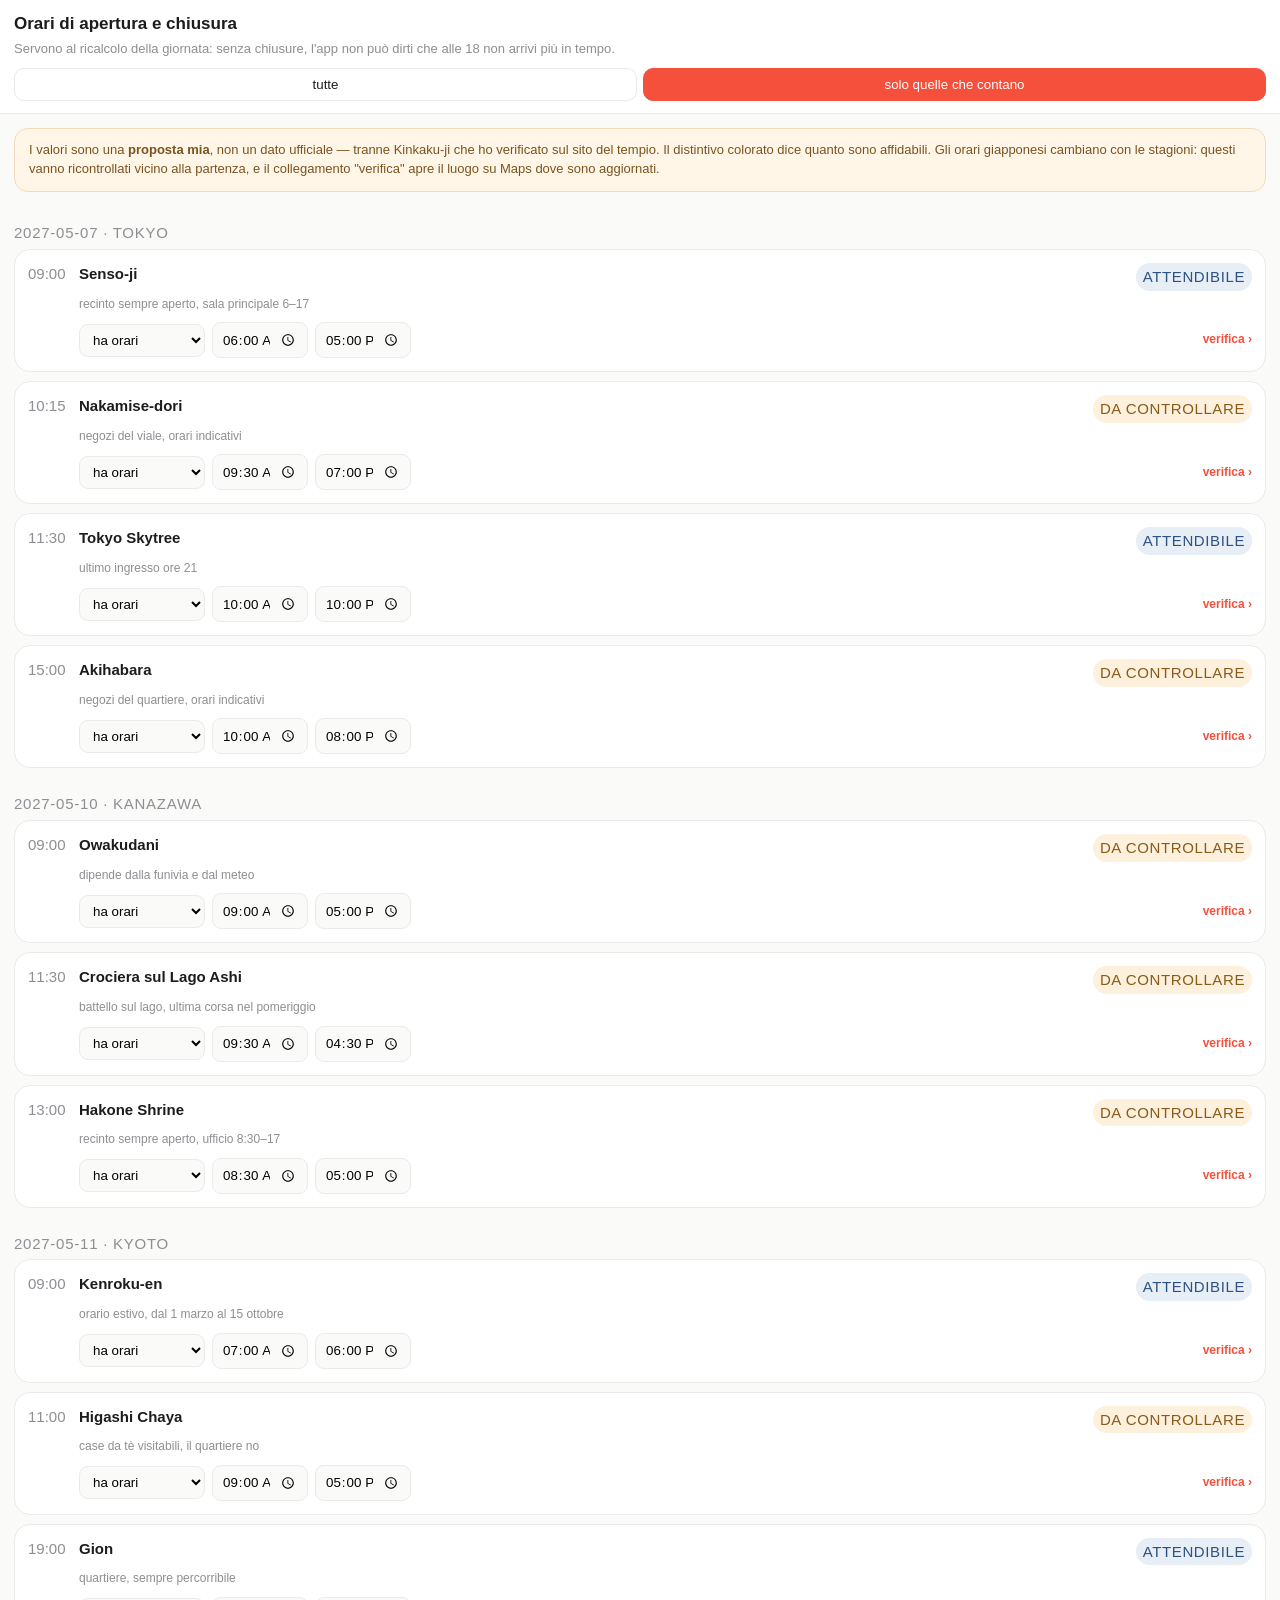
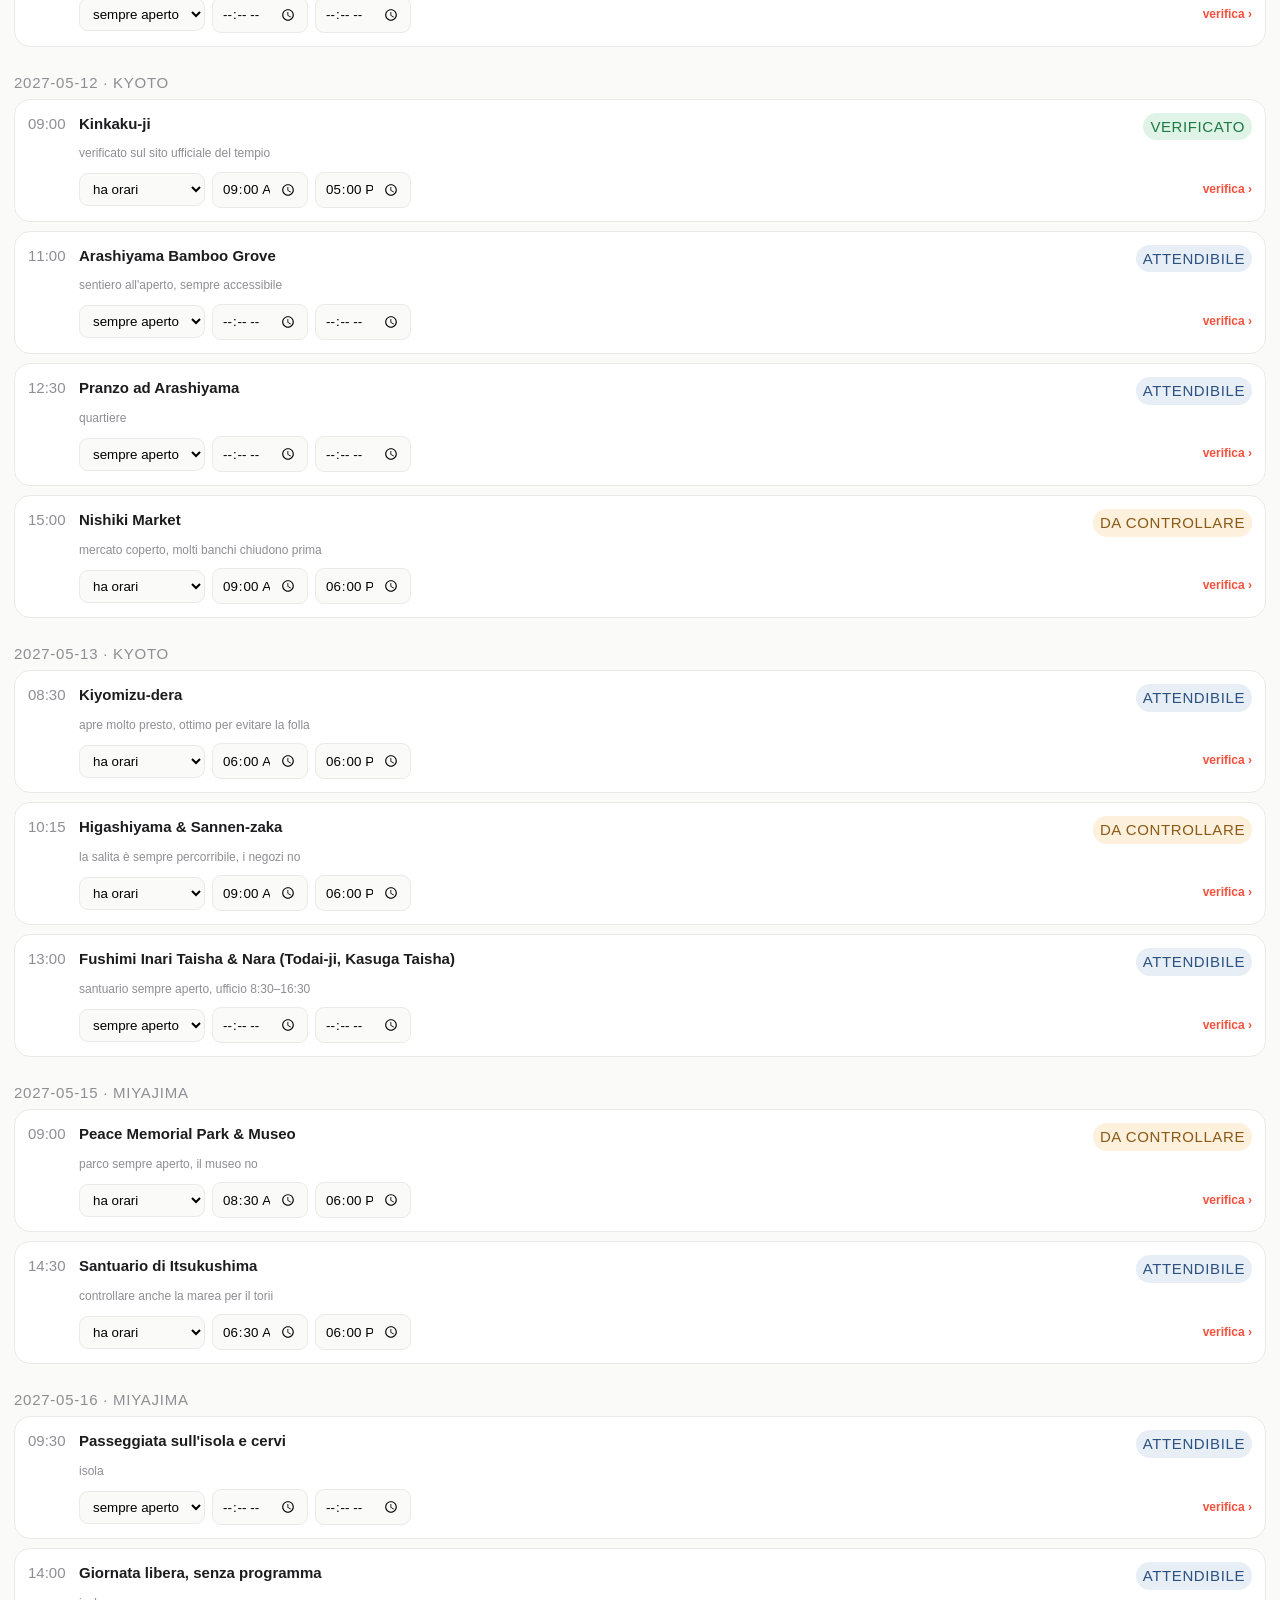
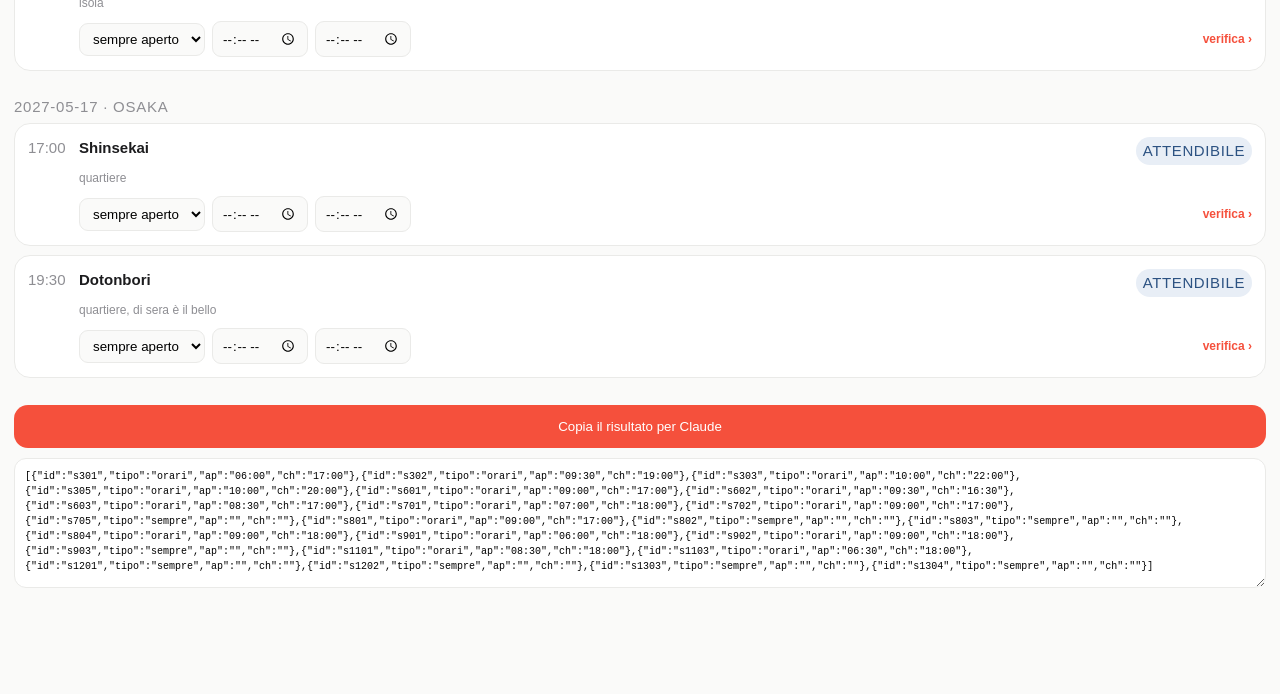
<file: orari.html>
<!doctype html>
<html lang="it">
<head>
<meta charset="utf-8">
<meta name="viewport" content="width=device-width, initial-scale=1, viewport-fit=cover">
<title>Orari delle tappe</title>
<style>
  *{box-sizing:border-box;margin:0;padding:0;-webkit-tap-highlight-color:transparent}
  body{font:400 15px/1.45 -apple-system,BlinkMacSystemFont,"SF Pro Text",sans-serif;
       background:#FAFAF9;color:#1C1C1E;padding-bottom:60px}
  header{padding:calc(env(safe-area-inset-top) + 12px) 14px 12px;background:#fff;
         border-bottom:1px solid #EAEAE8;position:sticky;top:0;z-index:10}
  h1{font-size:17px;font-weight:600}
  p.sub{font-size:13px;color:#8E8E93;margin-top:3px}
  .filtri{display:flex;gap:6px;margin-top:10px}
  .filtri button{flex:1;padding:8px;border:1px solid #EAEAE8;background:#fff;border-radius:10px;
                 font:600 12px inherit;font-family:inherit;color:#1C1C1E}
  .filtri button.on{background:#F5503C;border-color:#F5503C;color:#fff}
  .giorno{padding:16px 14px 5px;font:600 13px inherit;color:#8E8E93;
          text-transform:uppercase;letter-spacing:.05em}
  .t{background:#fff;border:1px solid #EAEAE8;border-radius:16px;margin:0 14px 9px;padding:13px}
  .t.nd{opacity:.5}
  .cap{display:flex;align-items:flex-start;gap:9px}
  .cap .ora{flex:none;font:600 13px inherit;color:#8E8E93;width:42px;font-variant-numeric:tabular-nums}
  .cap .tit{flex:1;min-width:0;font-size:15px;font-weight:600}
  .badge{flex:none;font:700 9px inherit;padding:3px 7px;border-radius:99px;letter-spacing:.04em}
  .b-ok{background:#DFF3E6;color:#1E7A45}
  .b-alta{background:#E8EEF6;color:#2C5282}
  .b-media{background:#FDF0DC;color:#8A5A18}
  .nota{font-size:12px;color:#8E8E93;margin-top:5px;padding-left:51px}
  .riga2{display:flex;align-items:center;gap:7px;margin-top:9px;padding-left:51px;flex-wrap:wrap}
  .riga2 select,.riga2 input{padding:7px 9px;border:1px solid #EAEAE8;border-radius:9px;
                             font:13px inherit;font-family:inherit;background:#FAFAF9}
  .riga2 input[type=time]{width:96px}
  .riga2 a{font-size:12px;color:#F5503C;text-decoration:none;font-weight:600;margin-left:auto}
  .azioni{padding:18px 14px 40px}
  .azioni button{width:100%;padding:14px;border:none;border-radius:14px;background:#F5503C;
                 color:#fff;font:600 15px inherit;font-family:inherit}
  textarea{width:100%;height:130px;margin-top:10px;padding:10px;border:1px solid #EAEAE8;
           border-radius:12px;font:10px/1.5 'SF Mono',Menlo,monospace;background:#fff}
  .avviso{margin:14px;padding:12px 14px;background:#FFF6E8;border:1px solid #F0DCBC;
          border-radius:14px;font-size:13px;color:#7A5320}
</style>
</head>
<body>

<header>
  <h1>Orari di apertura e chiusura</h1>
  <p class="sub">Servono al ricalcolo della giornata: senza chiusure, l'app non può
     dirti che alle 18 non arrivi più in tempo.</p>
  <div class="filtri">
    <button id="f-tutte">tutte</button>
    <button id="f-utili" class="on">solo quelle che contano</button>
  </div>
</header>

<div class="avviso">
  I valori sono una <b>proposta mia</b>, non un dato ufficiale — tranne Kinkaku-ji che ho
  verificato sul sito del tempio. Il distintivo colorato dice quanto sono affidabili.
  Gli orari giapponesi cambiano con le stagioni: questi vanno ricontrollati vicino
  alla partenza, e il collegamento "verifica" apre il luogo su Maps dove sono aggiornati.
</div>

<div id="lista"></div>

<div class="azioni">
  <button id="copia">Copia il risultato per Claude</button>
  <textarea id="out" readonly></textarea>
</div>

<script>
var T = [{"id": "s101", "day": "d1", "data": "2027-05-05", "citta": "Roma → Tokyo", "time": "14:55", "title": "Volo AZ0792 Roma → Tokyo", "cat": "transfer", "q": "Aeroporto di Roma Fiumicino", "tipo": "nd", "ap": "", "ch": "", "cf": "", "nota": ""}, {"id": "s201", "day": "d2", "data": "2027-05-06", "citta": "Tokyo", "time": "10:25", "title": "Atterraggio a Tokyo Haneda", "cat": "transfer", "q": "Tokyo Haneda Airport", "tipo": "nd", "ap": "", "ch": "", "cf": "", "nota": ""}, {"id": "s202", "day": "d2", "data": "2027-05-06", "citta": "Tokyo", "time": "11:30", "title": "Trasferimento in hotel (mezzi pubblici)", "cat": "transfer", "q": "Ikebukuro Station, Tokyo", "tipo": "nd", "ap": "", "ch": "", "cf": "", "nota": ""}, {"id": "s203", "day": "d2", "data": "2027-05-06", "citta": "Tokyo", "time": "14:00", "title": "Check-in Sunshine City Prince Hotel", "cat": "hotel", "q": "Sunshine City Prince Hotel, Ikebukuro, Tokyo", "tipo": "nd", "ap": "", "ch": "", "cf": "", "nota": ""}, {"id": "s204", "day": "d2", "data": "2027-05-06", "citta": "Tokyo", "time": "18:30", "title": "Passeggiata serale leggera", "cat": "experience", "q": "Ikebukuro, Tokyo", "tipo": "nd", "ap": "", "ch": "", "cf": "", "nota": ""}, {"id": "s301", "day": "d3", "data": "2027-05-07", "citta": "Tokyo", "time": "09:00", "title": "Senso-ji", "cat": "temple", "q": "Senso-ji, Asakusa, Tokyo", "tipo": "orari", "ap": "06:00", "ch": "17:00", "cf": "alta", "nota": "recinto sempre aperto, sala principale 6–17"}, {"id": "s302", "day": "d3", "data": "2027-05-07", "citta": "Tokyo", "time": "10:15", "title": "Nakamise-dori", "cat": "shopping", "q": "Nakamise-dori, Asakusa, Tokyo", "tipo": "orari", "ap": "09:30", "ch": "19:00", "cf": "media", "nota": "negozi del viale, orari indicativi"}, {"id": "s303", "day": "d3", "data": "2027-05-07", "citta": "Tokyo", "time": "11:30", "title": "Tokyo Skytree", "cat": "view", "q": "Tokyo Skytree, Tokyo", "tipo": "orari", "ap": "10:00", "ch": "22:00", "cf": "alta", "nota": "ultimo ingresso ore 21"}, {"id": "s304", "day": "d3", "data": "2027-05-07", "citta": "Tokyo", "time": "13:30", "title": "Pranzo con la guida", "cat": "food", "q": "Tokyo", "tipo": "nd", "ap": "", "ch": "", "cf": "", "nota": ""}, {"id": "s305", "day": "d3", "data": "2027-05-07", "citta": "Tokyo", "time": "15:00", "title": "Akihabara", "cat": "shopping", "q": "Akihabara, Tokyo", "tipo": "orari", "ap": "10:00", "ch": "20:00", "cf": "media", "nota": "negozi del quartiere, orari indicativi"}, {"id": "s401", "day": "d4", "data": "2027-05-08", "citta": "Tokyo", "time": "10:00", "title": "Esperienza di guida JDM (stile Fast & Furious)", "cat": "experience", "q": "Tokyo", "tipo": "nd", "ap": "", "ch": "", "cf": "", "nota": ""}, {"id": "s402", "day": "d4", "data": "2027-05-08", "citta": "Tokyo", "time": "16:00", "title": "Resto della giornata libero", "cat": "experience", "q": "Tokyo", "tipo": "nd", "ap": "", "ch": "", "cf": "", "nota": ""}, {"id": "s501", "day": "d5", "data": "2027-05-09", "citta": "Hakone", "time": "09:00", "title": "Walking Tour \\", "cat": "experience", "q": "Tokyo", "tipo": "nd", "ap": "", "ch": "", "cf": "", "nota": ""}, {"id": "s502", "day": "d5", "data": "2027-05-09", "citta": "Hakone", "time": "12:30", "title": "Spedizione bagagli Tokyo → Kyoto", "cat": "transfer", "q": "Tokyo", "tipo": "nd", "ap": "", "ch": "", "cf": "", "nota": ""}, {"id": "s503", "day": "d5", "data": "2027-05-09", "citta": "Hakone", "time": "14:00", "title": "Trasferimento a Hakone (Romance Car)", "cat": "transfer", "q": "Hakone-Yumoto Station", "tipo": "nd", "ap": "", "ch": "", "cf": "", "nota": ""}, {"id": "s504", "day": "d5", "data": "2027-05-09", "citta": "Hakone", "time": "16:30", "title": "Check-in Aura Tachibana", "cat": "hotel", "q": "Aura Tachibana, Hakone", "tipo": "nd", "ap": "", "ch": "", "cf": "", "nota": ""}, {"id": "s505", "day": "d5", "data": "2027-05-09", "citta": "Hakone", "time": "18:00", "title": "Cena kaiseki", "cat": "food", "q": "Hakone", "tipo": "nd", "ap": "", "ch": "", "cf": "", "nota": ""}, {"id": "s601", "day": "d6", "data": "2027-05-10", "citta": "Kanazawa", "time": "09:00", "title": "Owakudani", "cat": "nature", "q": "Owakudani, Hakone", "tipo": "orari", "ap": "09:00", "ch": "17:00", "cf": "media", "nota": "dipende dalla funivia e dal meteo"}, {"id": "s602", "day": "d6", "data": "2027-05-10", "citta": "Kanazawa", "time": "11:30", "title": "Crociera sul Lago Ashi", "cat": "view", "q": "Lake Ashi, Hakone", "tipo": "orari", "ap": "09:30", "ch": "16:30", "cf": "media", "nota": "battello sul lago, ultima corsa nel pomeriggio"}, {"id": "s603", "day": "d6", "data": "2027-05-10", "citta": "Kanazawa", "time": "13:00", "title": "Hakone Shrine", "cat": "temple", "q": "Hakone Shrine, Hakone", "tipo": "orari", "ap": "08:30", "ch": "17:00", "cf": "media", "nota": "recinto sempre aperto, ufficio 8:30–17"}, {"id": "s604", "day": "d6", "data": "2027-05-10", "citta": "Kanazawa", "time": "15:00", "title": "Trasferimento a Kanazawa (JR)", "cat": "transfer", "q": "Kanazawa Station", "tipo": "nd", "ap": "", "ch": "", "cf": "", "nota": ""}, {"id": "s605", "day": "d6", "data": "2027-05-10", "citta": "Kanazawa", "time": "18:30", "title": "Check-in Holiday Inn ANA Kanazawa Sky", "cat": "hotel", "q": "Holiday Inn ANA Kanazawa Sky", "tipo": "nd", "ap": "", "ch": "", "cf": "", "nota": ""}, {"id": "s701", "day": "d7", "data": "2027-05-11", "citta": "Kyoto", "time": "09:00", "title": "Kenroku-en", "cat": "nature", "q": "Kenrokuen, Kanazawa", "tipo": "orari", "ap": "07:00", "ch": "18:00", "cf": "alta", "nota": "orario estivo, dal 1 marzo al 15 ottobre"}, {"id": "s702", "day": "d7", "data": "2027-05-11", "citta": "Kyoto", "time": "11:00", "title": "Higashi Chaya", "cat": "experience", "q": "Higashi Chaya District, Kanazawa", "tipo": "orari", "ap": "09:00", "ch": "17:00", "cf": "media", "nota": "case da tè visitabili, il quartiere no"}, {"id": "s703", "day": "d7", "data": "2027-05-11", "citta": "Kyoto", "time": "13:30", "title": "Trasferimento a Kyoto (JR)", "cat": "transfer", "q": "Kyoto Station", "tipo": "nd", "ap": "", "ch": "", "cf": "", "nota": ""}, {"id": "s704", "day": "d7", "data": "2027-05-11", "citta": "Kyoto", "time": "16:30", "title": "Check-in Oriental Hotel Kyoto Rokujo", "cat": "hotel", "q": "Oriental Hotel Kyoto Rokujo", "tipo": "nd", "ap": "", "ch": "", "cf": "", "nota": ""}, {"id": "s705", "day": "d7", "data": "2027-05-11", "citta": "Kyoto", "time": "19:00", "title": "Gion", "cat": "experience", "q": "Gion, Kyoto", "tipo": "sempre", "ap": "", "ch": "", "cf": "alta", "nota": "quartiere, sempre percorribile"}, {"id": "s801", "day": "d8", "data": "2027-05-12", "citta": "Kyoto", "time": "09:00", "title": "Kinkaku-ji", "cat": "temple", "q": "Kinkaku-ji, Kyoto", "tipo": "orari", "ap": "09:00", "ch": "17:00", "cf": "ok", "nota": "verificato sul sito ufficiale del tempio"}, {"id": "s802", "day": "d8", "data": "2027-05-12", "citta": "Kyoto", "time": "11:00", "title": "Arashiyama Bamboo Grove", "cat": "nature", "q": "Arashiyama Bamboo Grove, Kyoto", "tipo": "sempre", "ap": "", "ch": "", "cf": "alta", "nota": "sentiero all'aperto, sempre accessibile"}, {"id": "s803", "day": "d8", "data": "2027-05-12", "citta": "Kyoto", "time": "12:30", "title": "Pranzo ad Arashiyama", "cat": "food", "q": "Arashiyama, Kyoto", "tipo": "sempre", "ap": "", "ch": "", "cf": "alta", "nota": "quartiere"}, {"id": "s804", "day": "d8", "data": "2027-05-12", "citta": "Kyoto", "time": "15:00", "title": "Nishiki Market", "cat": "food", "q": "Nishiki Market, Kyoto", "tipo": "orari", "ap": "09:00", "ch": "18:00", "cf": "media", "nota": "mercato coperto, molti banchi chiudono prima"}, {"id": "s900", "day": "d9", "data": "2027-05-13", "citta": "Kyoto", "time": "08:00", "title": "Attivazione Kansai-Hiroshima Area Pass", "cat": "transfer", "q": "Kyoto Station", "tipo": "nd", "ap": "", "ch": "", "cf": "", "nota": ""}, {"id": "s901", "day": "d9", "data": "2027-05-13", "citta": "Kyoto", "time": "08:30", "title": "Kiyomizu-dera", "cat": "temple", "q": "Kiyomizu-dera, Kyoto", "tipo": "orari", "ap": "06:00", "ch": "18:00", "cf": "alta", "nota": "apre molto presto, ottimo per evitare la folla"}, {"id": "s902", "day": "d9", "data": "2027-05-13", "citta": "Kyoto", "time": "10:15", "title": "Higashiyama & Sannen-zaka", "cat": "shopping", "q": "Sannenzaka, Kyoto", "tipo": "orari", "ap": "09:00", "ch": "18:00", "cf": "media", "nota": "la salita è sempre percorribile, i negozi no"}, {"id": "s903", "day": "d9", "data": "2027-05-13", "citta": "Kyoto", "time": "13:00", "title": "Fushimi Inari Taisha & Nara (Todai-ji, Kasuga Taisha)", "cat": "experience", "q": "Fushimi Inari Taisha, Kyoto", "tipo": "sempre", "ap": "", "ch": "", "cf": "alta", "nota": "santuario sempre aperto, ufficio 8:30–16:30"}, {"id": "s1001", "day": "d10", "data": "2027-05-14", "citta": "Hiroshima", "time": "08:30", "title": "Checkout & spedizione bagagli", "cat": "transfer", "q": "Kyoto Station", "tipo": "nd", "ap": "", "ch": "", "cf": "", "nota": ""}, {"id": "s1002", "day": "d10", "data": "2027-05-14", "citta": "Hiroshima", "time": "10:00", "title": "Trasferimento a Hiroshima (Shinkansen)", "cat": "transfer", "q": "Hiroshima Station", "tipo": "nd", "ap": "", "ch": "", "cf": "", "nota": ""}, {"id": "s1003", "day": "d10", "data": "2027-05-14", "citta": "Hiroshima", "time": "13:00", "title": "Check-in Granvia Hiroshima", "cat": "hotel", "q": "Granvia Hiroshima", "tipo": "nd", "ap": "", "ch": "", "cf": "", "nota": ""}, {"id": "s1004", "day": "d10", "data": "2027-05-14", "citta": "Hiroshima", "time": "15:30", "title": "Pomeriggio libero", "cat": "experience", "q": "Hiroshima", "tipo": "nd", "ap": "", "ch": "", "cf": "", "nota": ""}, {"id": "s1101", "day": "d11", "data": "2027-05-15", "citta": "Miyajima", "time": "09:00", "title": "Peace Memorial Park & Museo", "cat": "experience", "q": "Hiroshima Peace Memorial Park", "tipo": "orari", "ap": "08:30", "ch": "18:00", "cf": "media", "nota": "parco sempre aperto, il museo no"}, {"id": "s1102", "day": "d11", "data": "2027-05-15", "citta": "Miyajima", "time": "13:30", "title": "Traghetto per Miyajima", "cat": "transfer", "q": "Miyajima Ferry Terminal", "tipo": "nd", "ap": "", "ch": "", "cf": "", "nota": ""}, {"id": "s1103", "day": "d11", "data": "2027-05-15", "citta": "Miyajima", "time": "14:30", "title": "Santuario di Itsukushima", "cat": "temple", "q": "Itsukushima Shrine, Miyajima", "tipo": "orari", "ap": "06:30", "ch": "18:00", "cf": "alta", "nota": "controllare anche la marea per il torii"}, {"id": "s1104", "day": "d11", "data": "2027-05-15", "citta": "Miyajima", "time": "17:00", "title": "Check-in ryokan Iwaso", "cat": "hotel", "q": "Iwaso Ryokan, Miyajima", "tipo": "nd", "ap": "", "ch": "", "cf": "", "nota": ""}, {"id": "s1201", "day": "d12", "data": "2027-05-16", "citta": "Miyajima", "time": "09:30", "title": "Passeggiata sull'isola e cervi", "cat": "nature", "q": "Miyajima Island", "tipo": "sempre", "ap": "", "ch": "", "cf": "alta", "nota": "isola"}, {"id": "s1202", "day": "d12", "data": "2027-05-16", "citta": "Miyajima", "time": "14:00", "title": "Giornata libera, senza programma", "cat": "experience", "q": "Miyajima Island", "tipo": "sempre", "ap": "", "ch": "", "cf": "alta", "nota": "isola"}, {"id": "s1301", "day": "d13", "data": "2027-05-17", "citta": "Osaka", "time": "10:00", "title": "Trasferimento a Osaka", "cat": "transfer", "q": "Osaka Station", "tipo": "nd", "ap": "", "ch": "", "cf": "", "nota": ""}, {"id": "s1302", "day": "d13", "data": "2027-05-17", "citta": "Osaka", "time": "14:00", "title": "Check-in Moxy Osaka Honmachi by Marriott", "cat": "hotel", "q": "Moxy Osaka Honmachi by Marriott", "tipo": "nd", "ap": "", "ch": "", "cf": "", "nota": ""}, {"id": "s1303", "day": "d13", "data": "2027-05-17", "citta": "Osaka", "time": "17:00", "title": "Shinsekai", "cat": "experience", "q": "Shinsekai, Osaka", "tipo": "sempre", "ap": "", "ch": "", "cf": "alta", "nota": "quartiere"}, {"id": "s1304", "day": "d13", "data": "2027-05-17", "citta": "Osaka", "time": "19:30", "title": "Dotonbori", "cat": "food", "q": "Dotonbori, Osaka", "tipo": "sempre", "ap": "", "ch": "", "cf": "alta", "nota": "quartiere, di sera è il bello"}, {"id": "s1401", "day": "d14", "data": "2027-05-18", "citta": "Osaka → Roma", "time": "06:30", "title": "Checkout & trasferimento a Kansai Airport", "cat": "transfer", "q": "Kansai International Airport", "tipo": "nd", "ap": "", "ch": "", "cf": "", "nota": ""}, {"id": "s1402", "day": "d14", "data": "2027-05-18", "citta": "Osaka → Roma", "time": "09:20", "title": "Volo interno Osaka → Tokyo Haneda", "cat": "transfer", "q": "Kansai International Airport", "tipo": "nd", "ap": "", "ch": "", "cf": "", "nota": ""}, {"id": "s1403", "day": "d14", "data": "2027-05-18", "citta": "Osaka → Roma", "time": "12:45", "title": "Volo Tokyo Haneda → Roma Fiumicino", "cat": "transfer", "q": "Tokyo Haneda Airport", "tipo": "nd", "ap": "", "ch": "", "cf": "", "nota": ""}];
var soloUtili = true;

var ETICHETTA = {ok:'VERIFICATO', alta:'ATTENDIBILE', media:'DA CONTROLLARE'};

function disegna(){
  var c = document.getElementById('lista');
  c.innerHTML = '';
  var ultimoGiorno = null;
  T.forEach(function(s, i){
    if (soloUtili && s.tipo === 'nd') return;
    if (s.day !== ultimoGiorno){
      ultimoGiorno = s.day;
      var g = document.createElement('div');
      g.className = 'giorno';
      g.textContent = s.data + ' · ' + s.citta;
      c.appendChild(g);
    }
    var d = document.createElement('div');
    d.className = 't' + (s.tipo === 'nd' ? ' nd' : '');
    var badge = s.cf ? '<span class="badge b-' + s.cf + '">' + ETICHETTA[s.cf] + '</span>' : '';
    d.innerHTML =
      '<div class="cap"><div class="ora">' + s.time + '</div>' +
      '<div class="tit">' + s.title + '</div>' + badge + '</div>' +
      (s.nota ? '<div class="nota">' + s.nota + '</div>' : '') +
      '<div class="riga2">' +
        '<select data-i="' + i + '" class="tipo">' +
          '<option value="orari">ha orari</option>' +
          '<option value="sempre">sempre aperto</option>' +
          '<option value="nd">non serve</option>' +
        '</select>' +
        '<input type="time" class="ap" data-i="' + i + '" value="' + s.ap + '">' +
        '<input type="time" class="ch" data-i="' + i + '" value="' + s.ch + '">' +
        '<a target="_blank" rel="noopener" href="https://www.google.com/maps/search/?api=1&query=' +
          encodeURIComponent(s.q) + '">verifica ›</a>' +
      '</div>';
    d.querySelector('.tipo').value = s.tipo;
    c.appendChild(d);
  });
  agganciaEventi();
  aggiornaUscita();
}

function agganciaEventi(){
  document.querySelectorAll('.tipo').forEach(function(el){
    el.onchange = function(){
      T[+el.dataset.i].tipo = el.value; T[+el.dataset.i].cf = ''; disegna();
    };
  });
  document.querySelectorAll('.ap').forEach(function(el){
    el.onchange = function(){ T[+el.dataset.i].ap = el.value; T[+el.dataset.i].cf=''; aggiornaUscita(); };
  });
  document.querySelectorAll('.ch').forEach(function(el){
    el.onchange = function(){ T[+el.dataset.i].ch = el.value; T[+el.dataset.i].cf=''; aggiornaUscita(); };
  });
}

function aggiornaUscita(){
  document.getElementById('out').value = JSON.stringify(
    T.filter(function(s){ return s.tipo !== 'nd'; })
     .map(function(s){ return {id:s.id, tipo:s.tipo, ap:s.ap, ch:s.ch}; }));
}

document.getElementById('f-tutte').onclick = function(){
  soloUtili = false; this.className='on';
  document.getElementById('f-utili').className=''; disegna();
};
document.getElementById('f-utili').onclick = function(){
  soloUtili = true; this.className='on';
  document.getElementById('f-tutte').className=''; disegna();
};
document.getElementById('copia').onclick = function(){
  var t = document.getElementById('out'); t.select();
  try { document.execCommand('copy'); this.textContent = 'copiato'; } catch(e){}
};

disegna();
</script>
</body>
</html>
</file>
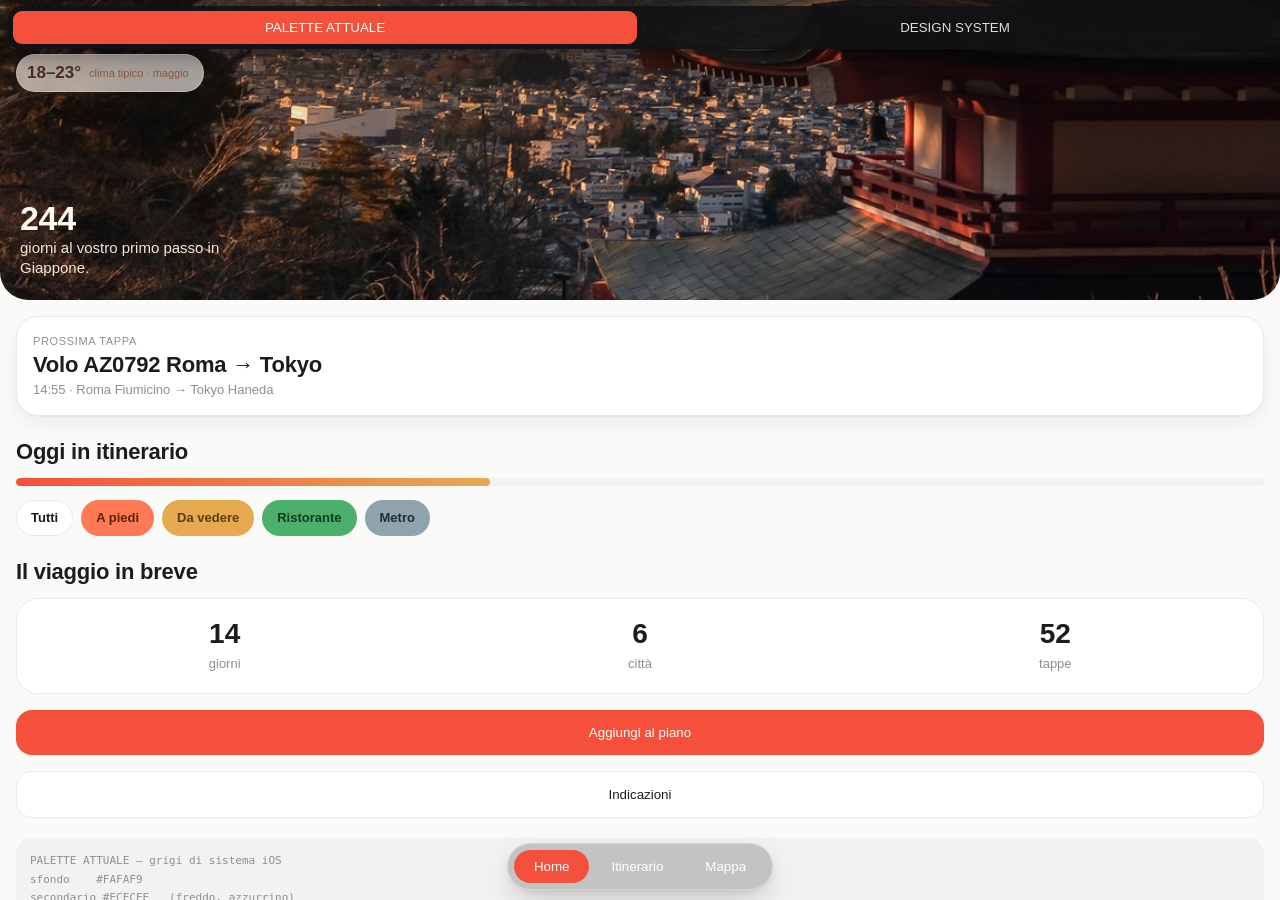
<file: palette.html>
<!doctype html>
<html lang="it">
<head>
<meta charset="utf-8">
<meta name="viewport" content="width=device-width, initial-scale=1, maximum-scale=1, user-scalable=no, viewport-fit=cover">
<meta name="apple-mobile-web-app-capable" content="yes">
<meta name="apple-mobile-web-app-status-bar-style" content="black-translucent">
<meta name="apple-mobile-web-app-title" content="Palette">
<title>Palette — confronto</title>
<style>
  *{ box-sizing:border-box; margin:0; padding:0; -webkit-tap-highlight-color:transparent; }

  /* ---------- PALETTE ATTUALE (quella dell'app oggi) ---------- */
  :root{
    --bg:#FAFAF9; --bg-2:#ECECEE; --surface:#FFFFFF; --surface-2:#F2F2F1;
    --border:#EAEAE8; --text:#1C1C1E; --text-muted:#8E8E93; --text-faint:#C7C7CC;
    --accent:#F5503C; --accent-2:#FF7A54;
    --p1:#FF7A54; --p2:#E7A94F; --p3:#4CAF6C; --p4:#8FA3AD;
    --p1-ink:#5A2110; --p2-ink:#5A3D10; --p3-ink:#123B21; --p4-ink:#1E2E36;
  }
  /* ---------- PALETTE DEL DESIGN SYSTEM (dai file originali) ---------- */
  :root[data-p="spec"]{
    --bg:#FAFAF8; --bg-2:#F3F1EE; --surface:#FFFFFF; --surface-2:#F3F1EE;
    --border:#E8E4E1; --text:#1C1C1E; --text-muted:#6B6B6B; --text-faint:#D7D2CD;
    --accent:#E65D4A; --accent-2:#F4A896;
    --p1:#F4A896; --p2:#F7D7B8; --p3:#CDE7D6; --p4:#BFD6E8; --p5:#CBB7F6;
    --p1-ink:#7A3324; --p2-ink:#7A5320; --p3-ink:#245C3E; --p4-ink:#274A61;
  }

  html{ height:100%; background:var(--bg); }
  body{
    height:100%; background:var(--bg); color:var(--text);
    font:400 17px/24px -apple-system, BlinkMacSystemFont, "SF Pro Text", sans-serif;
  }
  .shell{ height:100vh; position:relative; overflow:hidden; display:flex; flex-direction:column;
          background:var(--bg); }
  .scroll{ flex:1; overflow-y:auto; padding-bottom:150px; scrollbar-width:none; }
  .scroll::-webkit-scrollbar{ display:none; }

  /* hero */
  .hero{ position:relative; height:300px; border-radius:0 0 28px 28px; overflow:hidden; }
  .hero-photo{ position:absolute; inset:0; background:url('assets/img/hero.jpg') center bottom/cover no-repeat; }
  .hero-fade{ position:absolute; inset:0;
    background:linear-gradient(to bottom, rgba(20,14,10,.42), rgba(20,14,10,0) 45%); }
  .hero-txt{ position:absolute; left:20px; bottom:22px; color:#FFF9EE; }
  .hero-txt .n{ font:600 34px/40px -apple-system, sans-serif; letter-spacing:-.01em; }
  .hero-txt .s{ font-size:15px; line-height:20px; color:#F4E6D6; max-width:240px; }
  .meteo{
    position:absolute; top:calc(env(safe-area-inset-top) + 54px); left:16px;
    display:flex; align-items:center; gap:8px; padding:7px 14px 7px 10px; border-radius:999px;
    background:rgba(255,251,244,.62);
    backdrop-filter:blur(5px) saturate(170%); -webkit-backdrop-filter:blur(5px) saturate(170%);
    border:1px solid rgba(255,255,255,.30); color:#4A2E20;
  }
  .meteo b{ font:600 17px/22px -apple-system, sans-serif; }
  .meteo span{ font-size:11px; line-height:16px; color:#8A5A42; }

  /* card */
  .card{ background:var(--surface); border:1px solid var(--border); border-radius:22px;
         margin:16px; padding:16px; box-shadow:0 1px 2px rgba(20,20,20,.04), 0 8px 20px rgba(20,20,20,.06); }
  .card .k{ font-size:11px; line-height:16px; letter-spacing:.06em; text-transform:uppercase; color:var(--text-muted); }
  .card .t{ font:600 22px/28px -apple-system, sans-serif; letter-spacing:-.01em; margin-top:2px; }
  .card .d{ font-size:13px; line-height:18px; color:var(--text-muted); margin-top:2px; }

  h2{ font:600 22px/28px -apple-system, sans-serif; letter-spacing:-.01em; margin:22px 16px 0; }

  .stats{ display:flex; background:var(--surface); border:1px solid var(--border);
          border-radius:22px; margin:12px 16px; padding:18px 0; }
  .stats div{ flex:1; text-align:center; }
  .stats b{ display:block; font:600 28px/34px -apple-system, sans-serif; }
  .stats span{ font-size:13px; line-height:18px; color:var(--text-muted); }

  .barra{ height:8px; border-radius:99px; background:var(--surface-2); margin:12px 16px 0; overflow:hidden; }
  .barra i{ display:block; height:100%; width:38%; border-radius:99px;
            background:linear-gradient(90deg, var(--accent), var(--p2)); }

  .chips{ display:flex; flex-wrap:wrap; gap:8px; margin:14px 16px 0; }
  .chip{ display:flex; align-items:center; gap:6px; padding:8px 14px; border-radius:999px;
         font-size:13px; line-height:18px; font-weight:600; border:1px solid transparent; }
  .c0{ background:var(--surface); border-color:var(--border); color:var(--text); }
  .c1{ background:var(--p1); color:var(--p1-ink); }
  .c2{ background:var(--p2); color:var(--p2-ink); }
  .c3{ background:var(--p3); color:var(--p3-ink); }
  .c4{ background:var(--p4); color:var(--p4-ink); }

  .btn{ display:block; margin:16px; padding:15px; border-radius:16px; border:none;
        background:var(--accent); color:#fff; font:600 17px/22px inherit; font-family:inherit; width:calc(100% - 32px); }
  .btn.sec{ background:var(--surface); color:var(--text); border:1px solid var(--border); }

  /* tabbar col vetro definitivo */
  .tabbar{ position:absolute; left:0; right:0; bottom:0; z-index:30; display:flex; justify-content:center;
           padding:10px 0 calc(10px + env(safe-area-inset-bottom)); pointer-events:none; }
  .pill{ pointer-events:auto; display:flex; gap:2px; padding:6px; border-radius:999px;
         background:rgba(30,30,32,.22);
         backdrop-filter:blur(5px) saturate(170%); -webkit-backdrop-filter:blur(5px) saturate(170%);
         border:1px solid rgba(255,255,255,.30);
         box-shadow:0 12px 32px -8px rgba(20,14,10,.25), 0 3px 8px -2px rgba(20,14,10,.10); }
  .pill button{ border:none; background:transparent; color:#fff; padding:9px 20px; border-radius:999px;
                font:600 11px/16px inherit; font-family:inherit; }
  .pill button.on{ background:var(--accent); }

  /* interruttore */
  .sw{ position:absolute; left:8px; right:8px; top:calc(env(safe-area-inset-top) + 6px); z-index:70;
       display:flex; gap:6px; background:rgba(18,18,20,.92); padding:5px; border-radius:13px;
       box-shadow:0 10px 26px -8px rgba(0,0,0,.5); }
  .sw button{ flex:1; border:none; background:transparent; color:#DDD; padding:9px 6px; border-radius:9px;
              font:700 12px/16px inherit; font-family:inherit; }
  .sw button.on{ background:#F5503C; color:#fff; }

  .valori{ margin:20px 16px 0; padding:14px; border-radius:16px; background:var(--surface-2);
           font:11px/1.7 'SF Mono', Menlo, monospace; color:var(--text-muted); white-space:pre-wrap; }
</style>
</head>
<body>

<div class="shell">
  <div class="scroll">

    <div class="hero">
      <div class="hero-photo"></div>
      <div class="hero-fade"></div>
      <div class="meteo"><b>18–23°</b><span>clima tipico · maggio</span></div>
      <div class="hero-txt">
        <div class="n">244</div>
        <div class="s">giorni al vostro primo passo in Giappone.</div>
      </div>
    </div>

    <div class="card">
      <div class="k">Prossima tappa</div>
      <div class="t">Volo AZ0792 Roma → Tokyo</div>
      <div class="d">14:55 · Roma Fiumicino → Tokyo Haneda</div>
    </div>

    <h2>Oggi in itinerario</h2>
    <div class="barra"><i></i></div>
    <div class="chips">
      <div class="chip c0">Tutti</div>
      <div class="chip c1">A piedi</div>
      <div class="chip c2">Da vedere</div>
      <div class="chip c3">Ristorante</div>
      <div class="chip c4">Metro</div>
    </div>

    <h2>Il viaggio in breve</h2>
    <div class="stats">
      <div><b>14</b><span>giorni</span></div>
      <div><b>6</b><span>città</span></div>
      <div><b>52</b><span>tappe</span></div>
    </div>

    <button class="btn">Aggiungi al piano</button>
    <button class="btn sec">Indicazioni</button>

    <div class="valori" id="valori">—</div>
  </div>

  <div class="tabbar">
    <div class="pill">
      <button class="on">Home</button>
      <button>Itinerario</button>
      <button>Mappa</button>
    </div>
  </div>

  <div class="sw">
    <button id="b-ora" class="on">PALETTE ATTUALE</button>
    <button id="b-spec">DESIGN SYSTEM</button>
  </div>
</div>

<script>
(function(){
  var R = document.documentElement;
  var bOra = document.getElementById("b-ora");
  var bSpec = document.getElementById("b-spec");
  var out = document.getElementById("valori");

  var TESTI = {
    ora:
      "PALETTE ATTUALE — grigi di sistema iOS\n" +
      "sfondo    #FAFAF9\nsecondario #ECECEE   (freddo, azzurrino)\n" +
      "bordi     #EAEAE8\ntesto 2°  #8E8E93   (grigio iOS)\n" +
      "accento   #F5503C   (rosso-arancio acceso)\n" +
      "colori    arancio · ambra · verde · blu-grigio",
    spec:
      "DESIGN SYSTEM — neutri caldi, accenti pastello\n" +
      "sfondo    #FAFAF8\nsecondario #F3F1EE   (beige, carta)\n" +
      "bordi     #E8E4E1\ntesto 2°  #6B6B6B   (grigio neutro)\n" +
      "accento   #E65D4A   (corallo)\n" +
      "colori    salmone · pesca · menta · cielo · lavanda"
  };

  function set(quale){
    if (quale === "spec") R.setAttribute("data-p","spec");
    else R.removeAttribute("data-p");
    bOra.classList.toggle("on", quale !== "spec");
    bSpec.classList.toggle("on", quale === "spec");
    out.textContent = TESTI[quale === "spec" ? "spec" : "ora"];
  }

  bOra.onclick = function(){ set("ora"); };
  bSpec.onclick = function(){ set("spec"); };
  set("ora");
})();
</script>

</body>
</html>
</file>
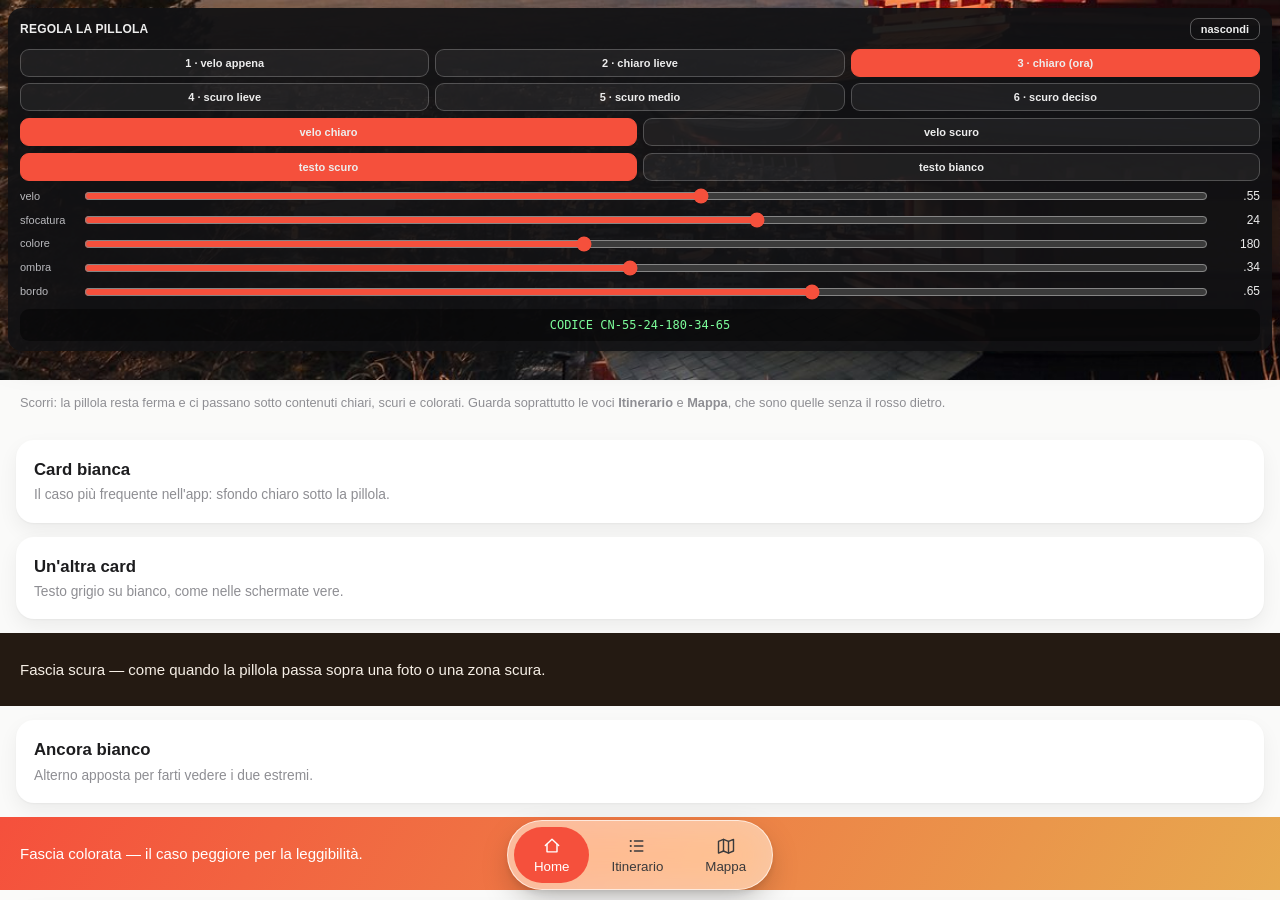
<file: pillola.html>
<!doctype html>
<html lang="it">
<head>
<meta charset="utf-8">
<meta name="viewport" content="width=device-width, initial-scale=1, maximum-scale=1, user-scalable=no, viewport-fit=cover">
<meta name="apple-mobile-web-app-capable" content="yes">
<meta name="apple-mobile-web-app-status-bar-style" content="black-translucent">
<meta name="apple-mobile-web-app-title" content="Pillola">
<title>Pillola — prova</title>
<style>
  *{ box-sizing:border-box; margin:0; padding:0; -webkit-tap-highlight-color:transparent; }
  :root{
    --velo: 255,255,255;   /* bianco o scuro */
    --alpha: .55;
    --blur: 24px;
    --sat: 180%;
    --testo: #3A3A3C;
    --ombra: .34;
    --bordo: 255,255,255;
    --bordo-a: .65;
  }
  html{ height:100%; background:#FAFAF9; }
  body{
    height:100%; background:#FAFAF9; color:#1C1C1E;
    font-family:-apple-system, BlinkMacSystemFont, "SF Pro Text", sans-serif;
    font-size:15px; line-height:1.4;
  }

  /* stessa struttura dell'app: guscio alto 100vh, scroll interno, pillola in fondo */
  .shell{ height:100vh; position:relative; overflow:hidden; display:flex; flex-direction:column; }
  .scroll{ flex:1; overflow-y:auto; padding-bottom:150px; scrollbar-width:none; }
  .scroll::-webkit-scrollbar{ display:none; }

  .foto{
    height:380px;
    background:url('assets/img/hero.jpg') center bottom / cover no-repeat;
  }
  .scuro{ background:#241a12; color:#F6EFE6; padding:26px 20px; }
  .colorato{ background:linear-gradient(120deg,#F5503C,#E7A94F); color:#fff; padding:26px 20px; }
  .card{
    background:#fff; margin:14px 16px; padding:18px; border-radius:18px;
    box-shadow:0 1px 2px rgba(20,20,20,.04), 0 8px 20px rgba(20,20,20,.06);
  }
  .card h3{ font-size:1.05rem; margin-bottom:4px; }
  .card p{ color:#8E8E93; font-size:.86rem; }
  .nota{ padding:14px 20px; color:#8E8E93; font-size:.8rem; }

  /* ---- la pillola in prova ---- */
  .tabbar{
    position:absolute; left:0; right:0; bottom:0; z-index:30;
    display:flex; justify-content:center;
    padding:10px 0 calc(10px + env(safe-area-inset-bottom));
    pointer-events:none;
  }
  .pill{
    pointer-events:auto;
    display:flex; gap:2px; padding:6px; border-radius:999px;
    background: rgba(var(--velo), var(--alpha));
    backdrop-filter: blur(var(--blur)) saturate(var(--sat));
    -webkit-backdrop-filter: blur(var(--blur)) saturate(var(--sat));
    border:1px solid rgba(var(--bordo), var(--bordo-a));
    box-shadow:
      0 12px 32px -8px rgba(20,14,10,var(--ombra)),
      0 3px 8px -2px rgba(20,14,10,calc(var(--ombra) * .4));
  }
  .t{
    border:none; background:transparent; color:var(--testo);
    display:flex; flex-direction:column; align-items:center; gap:3px;
    padding:9px 20px; border-radius:999px; font:600 .64rem/1 inherit;
    font-family:inherit;
  }
  .t svg{ width:20px; height:20px; }
  .t.on{ background:#F5503C; color:#fff; }

  /* ---- pannello comandi ---- */
  .panel{
    position:absolute; left:8px; right:8px; top:calc(env(safe-area-inset-top) + 8px); z-index:60;
    background:rgba(18,18,20,.93); color:#EDEDED; border-radius:14px;
    padding:10px 12px; font-size:12px;
    box-shadow:0 12px 30px -8px rgba(0,0,0,.5);
  }
  .panel.chiuso .corpo{ display:none; }
  .testa{ display:flex; align-items:center; justify-content:space-between; gap:8px; }
  .testa b{ font-size:12px; font-weight:700; letter-spacing:.02em; }
  .testa button{
    border:1px solid rgba(255,255,255,.3); background:transparent; color:#EDEDED;
    border-radius:8px; padding:4px 10px; font-size:11px; font-family:inherit; font-weight:600;
  }
  .riga{ display:flex; align-items:center; gap:8px; margin-top:7px; }
  .riga label{ width:56px; flex:none; color:#B8B8BC; font-size:11px; }
  .riga input[type=range]{ flex:1; accent-color:#F5503C; }
  .riga .v{ width:44px; flex:none; text-align:right; font-variant-numeric:tabular-nums; }
  .preset{ display:flex; flex-wrap:wrap; gap:6px; margin-top:9px; }
  .preset button{
    flex:1 1 30%; border:1px solid rgba(255,255,255,.22); background:rgba(255,255,255,.06);
    color:#EDEDED; border-radius:9px; padding:7px 4px; font-size:11px; font-weight:700;
    font-family:inherit;
  }
  .preset button.sel{ background:#F5503C; border-color:#F5503C; }
  .codice{
    margin-top:9px; padding:7px 9px; background:rgba(0,0,0,.45); border-radius:9px;
    font:12px/1.5 'SF Mono', Menlo, monospace; color:#7CFC9A; text-align:center;
  }
  .duetasti{ display:flex; gap:6px; margin-top:7px; }
  .duetasti button{
    flex:1; border:1px solid rgba(255,255,255,.22); background:rgba(255,255,255,.06);
    color:#EDEDED; border-radius:9px; padding:7px; font-size:11px; font-weight:600; font-family:inherit;
  }
  .duetasti button.sel{ background:#F5503C; border-color:#F5503C; }
</style>
</head>
<body>

<svg style="display:none">
  <symbol id="i-home" viewBox="0 0 24 24" fill="none" stroke="currentColor" stroke-width="1.7" stroke-linecap="round" stroke-linejoin="round"><path d="M4 11.5 12 4l8 7.5"/><path d="M6 10v9h12v-9"/></symbol>
  <symbol id="i-list" viewBox="0 0 24 24" fill="none" stroke="currentColor" stroke-width="1.7" stroke-linecap="round" stroke-linejoin="round"><path d="M9 6h10M9 12h10M9 18h10"/><circle cx="4.5" cy="6" r="1.3" fill="currentColor" stroke="none"/><circle cx="4.5" cy="12" r="1.3" fill="currentColor" stroke="none"/><circle cx="4.5" cy="18" r="1.3" fill="currentColor" stroke="none"/></symbol>
  <symbol id="i-map" viewBox="0 0 24 24" fill="none" stroke="currentColor" stroke-width="1.7" stroke-linecap="round" stroke-linejoin="round"><path d="M9 4 3 6.5v14L9 18l6 2.5L21 18V4l-6 2.5L9 4Z"/><path d="M9 4v14M15 6.5v14"/></symbol>
</svg>

<div class="shell">

  <div class="scroll" id="scroll">
    <div class="foto"></div>
    <div class="nota">Scorri: la pillola resta ferma e ci passano sotto contenuti chiari, scuri e colorati. Guarda soprattutto le voci <b>Itinerario</b> e <b>Mappa</b>, che sono quelle senza il rosso dietro.</div>
    <div class="card"><h3>Card bianca</h3><p>Il caso più frequente nell'app: sfondo chiaro sotto la pillola.</p></div>
    <div class="card"><h3>Un'altra card</h3><p>Testo grigio su bianco, come nelle schermate vere.</p></div>
    <div class="scuro">Fascia scura — come quando la pillola passa sopra una foto o una zona scura.</div>
    <div class="card"><h3>Ancora bianco</h3><p>Alterno apposta per farti vedere i due estremi.</p></div>
    <div class="colorato">Fascia colorata — il caso peggiore per la leggibilità.</div>
    <div class="card"><h3>Fine</h3><p>Se una combinazione funziona su tutte e tre le fasce, funziona ovunque nell'app.</p></div>
    <div class="foto" style="height:260px"></div>
    <div class="nota">Fine della prova.</div>
  </div>

  <div class="tabbar">
    <div class="pill">
      <button class="t on"><svg><use href="#i-home"/></svg>Home</button>
      <button class="t"><svg><use href="#i-list"/></svg>Itinerario</button>
      <button class="t"><svg><use href="#i-map"/></svg>Mappa</button>
    </div>
  </div>

  <div class="panel" id="panel">
    <div class="testa">
      <b>REGOLA LA PILLOLA</b>
      <button id="toggle">nascondi</button>
    </div>
    <div class="corpo">
      <div class="preset" id="preset"></div>

      <div class="duetasti">
        <button data-velo="255,255,255" class="sel">velo chiaro</button>
        <button data-velo="30,30,32">velo scuro</button>
      </div>
      <div class="duetasti">
        <button data-testo="#3A3A3C" class="sel">testo scuro</button>
        <button data-testo="#FFFFFF">testo bianco</button>
      </div>

      <div class="riga"><label>velo</label><input type="range" id="s-alpha" min="0" max="100" value="55"><span class="v" id="v-alpha">.55</span></div>
      <div class="riga"><label>sfocatura</label><input type="range" id="s-blur" min="0" max="40" value="24"><span class="v" id="v-blur">24</span></div>
      <div class="riga"><label>colore</label><input type="range" id="s-sat" min="100" max="280" value="180"><span class="v" id="v-sat">180</span></div>
      <div class="riga"><label>ombra</label><input type="range" id="s-ombra" min="0" max="70" value="34"><span class="v" id="v-ombra">.34</span></div>
      <div class="riga"><label>bordo</label><input type="range" id="s-bordo" min="0" max="100" value="65"><span class="v" id="v-bordo">.65</span></div>

      <div class="codice" id="codice">—</div>
    </div>
  </div>

</div>

<script>
(function(){
  var R = document.documentElement.style;

  var PRESET = [
    { n:1, nome:"1 · velo appena",   velo:"255,255,255", alpha:22, blur:18, sat:170, testo:"#3A3A3C", ombra:34, bordo:60 },
    { n:2, nome:"2 · chiaro lieve",  velo:"255,255,255", alpha:34, blur:22, sat:180, testo:"#3A3A3C", ombra:34, bordo:62 },
    { n:3, nome:"3 · chiaro (ora)",  velo:"255,255,255", alpha:55, blur:24, sat:180, testo:"#3A3A3C", ombra:34, bordo:65 },
    { n:4, nome:"4 · scuro lieve",   velo:"30,30,32",    alpha:16, blur:22, sat:200, testo:"#FFFFFF", ombra:38, bordo:34 },
    { n:5, nome:"5 · scuro medio",   velo:"30,30,32",    alpha:30, blur:26, sat:210, testo:"#FFFFFF", ombra:40, bordo:30 },
    { n:6, nome:"6 · scuro deciso",  velo:"30,30,32",    alpha:46, blur:30, sat:220, testo:"#FFFFFF", ombra:44, bordo:26 }
  ];

  var stato = { velo:"255,255,255", alpha:55, blur:24, sat:180, testo:"#3A3A3C", ombra:34, bordo:65 };

  function due(x){ return (x/100).toFixed(2).replace(/^0/,""); }

  function applica(){
    R.setProperty("--velo", stato.velo);
    R.setProperty("--alpha", stato.alpha/100);
    R.setProperty("--blur", stato.blur + "px");
    R.setProperty("--sat", stato.sat + "%");
    R.setProperty("--testo", stato.testo);
    R.setProperty("--ombra", stato.ombra/100);
    R.setProperty("--bordo", stato.velo === "255,255,255" ? "255,255,255" : "255,255,255");
    R.setProperty("--bordo-a", stato.bordo/100);

    document.getElementById("v-alpha").textContent = due(stato.alpha);
    document.getElementById("v-blur").textContent  = stato.blur;
    document.getElementById("v-sat").textContent   = stato.sat;
    document.getElementById("v-ombra").textContent = due(stato.ombra);
    document.getElementById("v-bordo").textContent = due(stato.bordo);

    document.getElementById("s-alpha").value = stato.alpha;
    document.getElementById("s-blur").value  = stato.blur;
    document.getElementById("s-sat").value   = stato.sat;
    document.getElementById("s-ombra").value = stato.ombra;
    document.getElementById("s-bordo").value = stato.bordo;

    var vc = stato.velo === "255,255,255" ? "C" : "S";
    var tc = stato.testo === "#FFFFFF" ? "B" : "N";
    document.getElementById("codice").textContent =
      "CODICE  " + vc + tc + "-" + stato.alpha + "-" + stato.blur + "-" +
      stato.sat + "-" + stato.ombra + "-" + stato.bordo;

    document.querySelectorAll("[data-velo]").forEach(function(b){
      b.classList.toggle("sel", b.dataset.velo === stato.velo);
    });
    document.querySelectorAll("[data-testo]").forEach(function(b){
      b.classList.toggle("sel", b.dataset.testo.toUpperCase() === stato.testo.toUpperCase());
    });
    var sel = PRESET.find(function(p){
      return p.velo===stato.velo && p.alpha===stato.alpha && p.blur===stato.blur &&
             p.sat===stato.sat && p.testo.toUpperCase()===stato.testo.toUpperCase() &&
             p.ombra===stato.ombra && p.bordo===stato.bordo;
    });
    document.querySelectorAll("#preset button").forEach(function(b){
      b.classList.toggle("sel", !!sel && +b.dataset.n === sel.n);
    });
  }

  var cont = document.getElementById("preset");
  PRESET.forEach(function(p){
    var b = document.createElement("button");
    b.textContent = p.nome; b.dataset.n = p.n;
    b.onclick = function(){
      stato = { velo:p.velo, alpha:p.alpha, blur:p.blur, sat:p.sat, testo:p.testo, ombra:p.ombra, bordo:p.bordo };
      applica();
    };
    cont.appendChild(b);
  });

  document.querySelectorAll("[data-velo]").forEach(function(b){
    b.onclick = function(){ stato.velo = b.dataset.velo; applica(); };
  });
  document.querySelectorAll("[data-testo]").forEach(function(b){
    b.onclick = function(){ stato.testo = b.dataset.testo; applica(); };
  });

  [["s-alpha","alpha"],["s-blur","blur"],["s-sat","sat"],["s-ombra","ombra"],["s-bordo","bordo"]]
    .forEach(function(par){
      document.getElementById(par[0]).addEventListener("input", function(e){
        stato[par[1]] = +e.target.value; applica();
      });
    });

  var panel = document.getElementById("panel");
  var tog = document.getElementById("toggle");
  tog.onclick = function(){
    panel.classList.toggle("chiuso");
    tog.textContent = panel.classList.contains("chiuso") ? "regola" : "nascondi";
  };

  applica();
})();
</script>

</body>
</html>
</file>
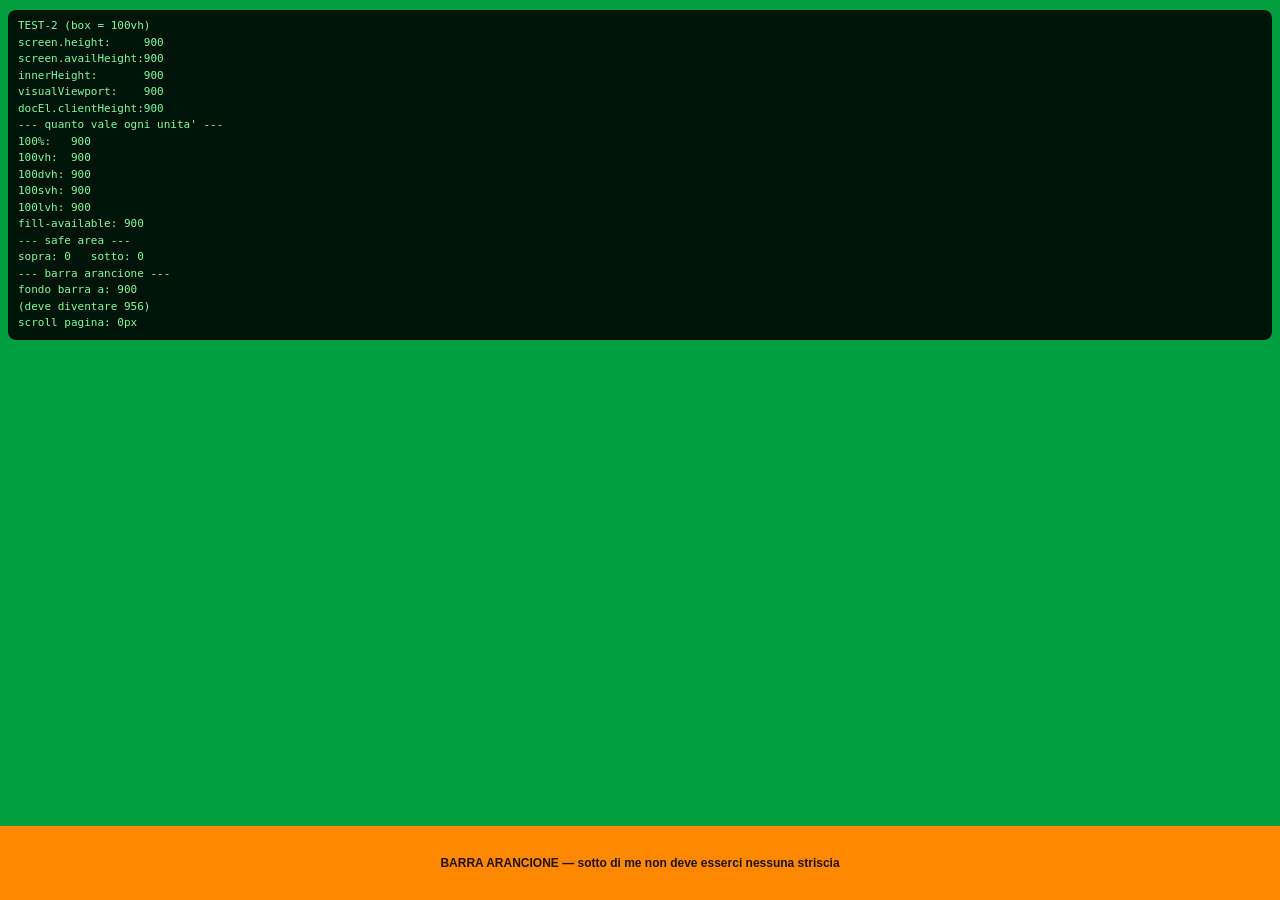
<file: test.html>
<!doctype html>
<html lang="it">
<head>
<meta charset="utf-8">
<meta name="viewport" content="width=device-width, initial-scale=1, viewport-fit=cover">
<meta name="apple-mobile-web-app-capable" content="yes">
<meta name="apple-mobile-web-app-status-bar-style" content="black-translucent">
<meta name="apple-mobile-web-app-title" content="TEST">
<title>TEST</title>
<style>
  *{ box-sizing:border-box; margin:0; padding:0; }

  /* Ogni livello ha un COLORE DIVERSO. Se in fondo allo schermo resta una
     striscia, il suo colore dice da solo di chi è la colpa:
       ROSSO   -> html arriva in fondo, ma body no
       BLU     -> body arriva in fondo, ma il contenitore verde no
       VERDE   -> il contenitore arriva in fondo, è solo la barra a stare corta
       BIANCO  -> non ci arriva NESSUN nostro colore: è spazio che iOS tiene
                  per sé, fuori dalla pagina, e nessun CSS potrà mai riempirlo */
  html{ height:100%; background:#E00000; }              /* ROSSO  */
  body{ height:100%; background:#0044DD;                /* BLU    */
        font-family:-apple-system, BlinkMacSystemFont, sans-serif; }
  .box{ height:100vh; background:#00A040;               /* VERDE  */
        display:flex; flex-direction:column; }
  .bar{ margin-top:auto; background:#FF8800;            /* ARANCIO */
        height:74px; display:flex; align-items:center; justify-content:center;
        text-align:center; font-size:12px; font-weight:700; color:#241300;
        padding:0 12px; }

  #out{ margin: calc(env(safe-area-inset-top) + 10px) 8px 0;
        background:rgba(0,0,0,.88); color:#7CFC9A;
        font:11px/1.5 'SF Mono', Menlo, monospace;
        padding:8px 10px; border-radius:8px; white-space:pre-wrap; }

  /* sonde invisibili: servono solo a misurare quanto vale davvero ogni unità */
  .probe{ position:absolute; left:-9999px; top:0; width:1px; }
</style>
</head>
<body>

<div class="box">
  <pre id="out">misuro…</pre>
  <div class="bar">BARRA ARANCIONE — sotto di me non deve esserci nessuna striscia</div>
</div>

<div class="probe" id="p-pct"  style="height:100%"></div>
<div class="probe" id="p-vh"   style="height:100vh"></div>
<div class="probe" id="p-dvh"  style="height:100dvh"></div>
<div class="probe" id="p-svh"  style="height:100svh"></div>
<div class="probe" id="p-lvh"  style="height:100lvh"></div>
<div class="probe" id="p-fill" style="height:-webkit-fill-available"></div>
<div class="probe" id="p-sat"  style="height:env(safe-area-inset-top)"></div>
<div class="probe" id="p-sab"  style="height:env(safe-area-inset-bottom)"></div>

<script>
  var BUILD = "TEST-2 (box = 100vh)";
  function h(id){
    var el = document.getElementById(id);
    return el ? Math.round(el.getBoundingClientRect().height) : "?";
  }
  function render(){
    var bar = document.querySelector(".bar").getBoundingClientRect();
    document.getElementById("out").textContent =
      BUILD +
      "\nscreen.height:     " + window.screen.height +
      "\nscreen.availHeight:" + window.screen.availHeight +
      "\ninnerHeight:       " + window.innerHeight +
      "\nvisualViewport:    " + (window.visualViewport ? Math.round(window.visualViewport.height) : "n/d") +
      "\ndocEl.clientHeight:" + document.documentElement.clientHeight +
      "\n--- quanto vale ogni unita' ---" +
      "\n100%:   " + h("p-pct") +
      "\n100vh:  " + h("p-vh") +
      "\n100dvh: " + h("p-dvh") +
      "\n100svh: " + h("p-svh") +
      "\n100lvh: " + h("p-lvh") +
      "\nfill-available: " + h("p-fill") +
      "\n--- safe area ---" +
      "\nsopra: " + h("p-sat") + "   sotto: " + h("p-sab") +
      "\n--- barra arancione ---" +
      "\nfondo barra a: " + Math.round(bar.bottom) +
      "\n(deve diventare 956)" +
      "\nscroll pagina: " + (document.documentElement.scrollHeight - document.documentElement.clientHeight) + "px";
  }
  render();
  window.addEventListener("resize", render);
  window.addEventListener("orientationchange", render);
  if (window.visualViewport) window.visualViewport.addEventListener("resize", render);
  setInterval(render, 1000);
</script>

</body>
</html>
</file>
